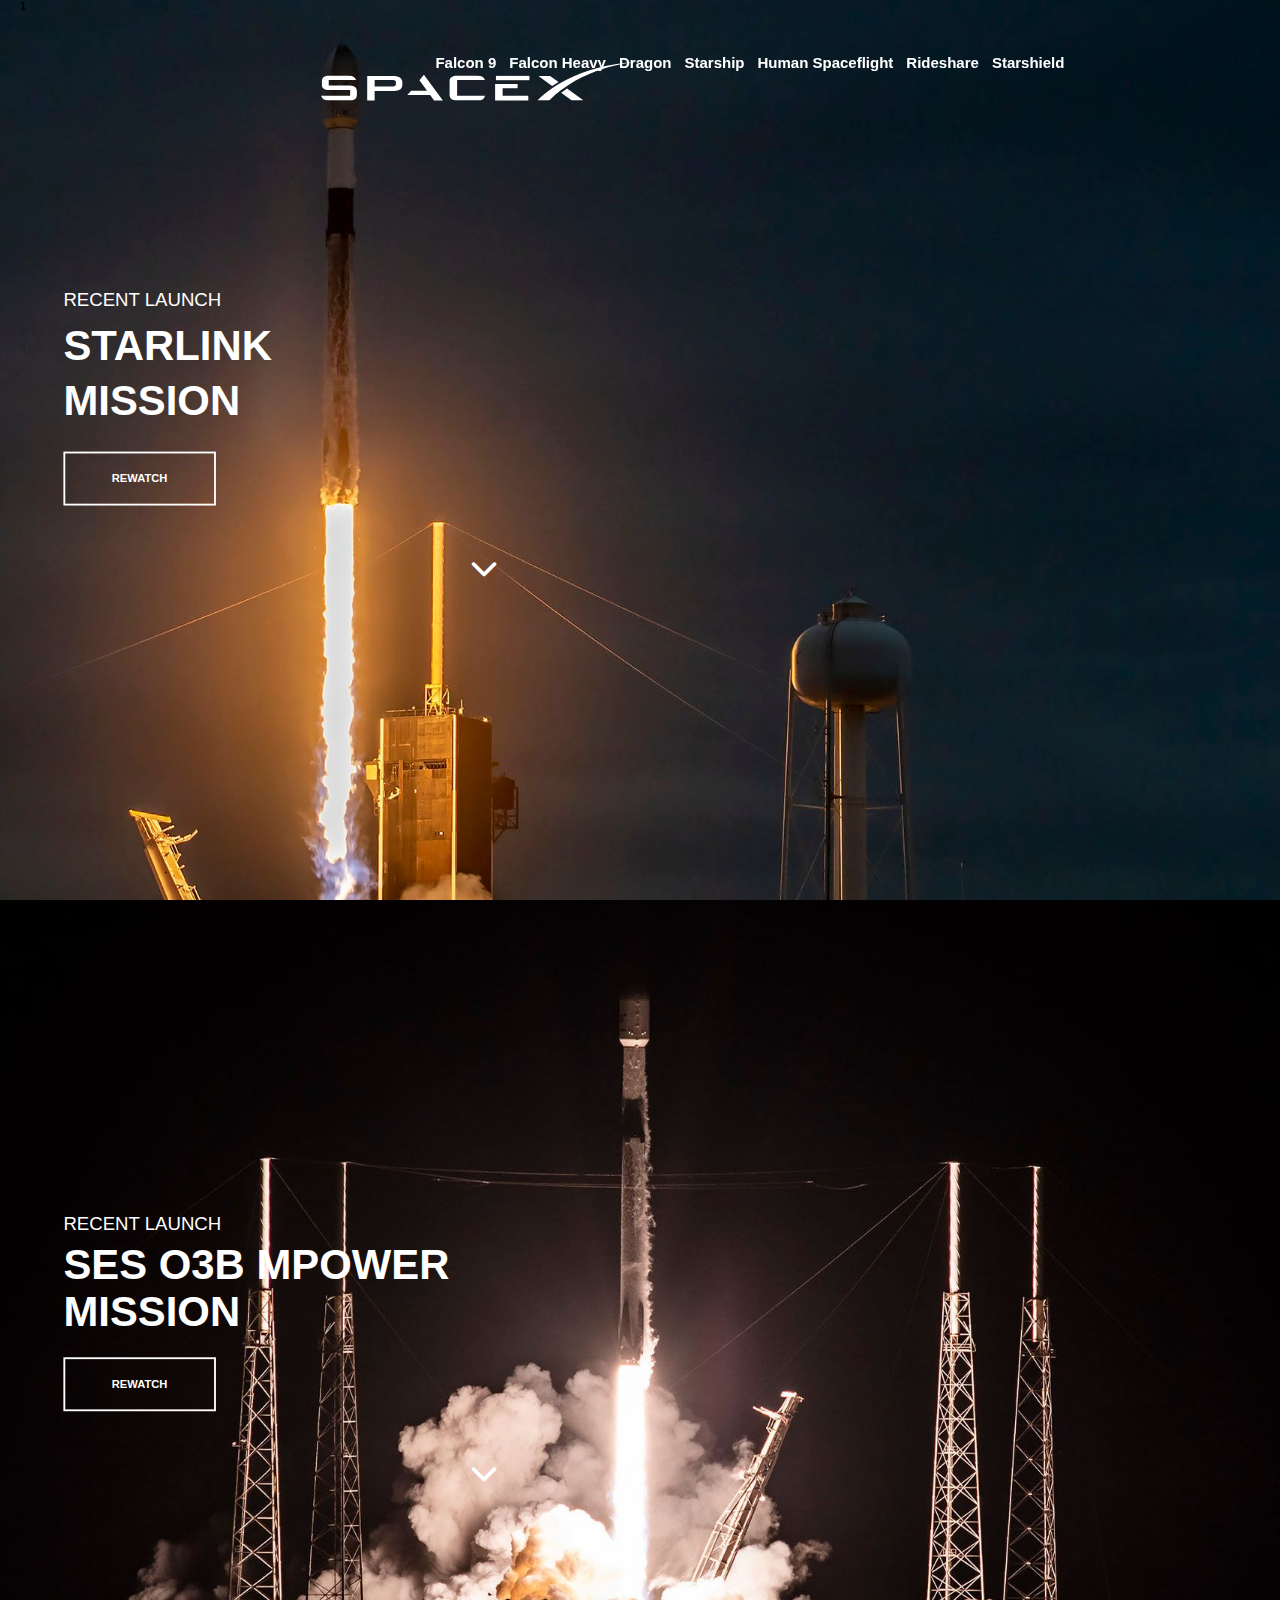
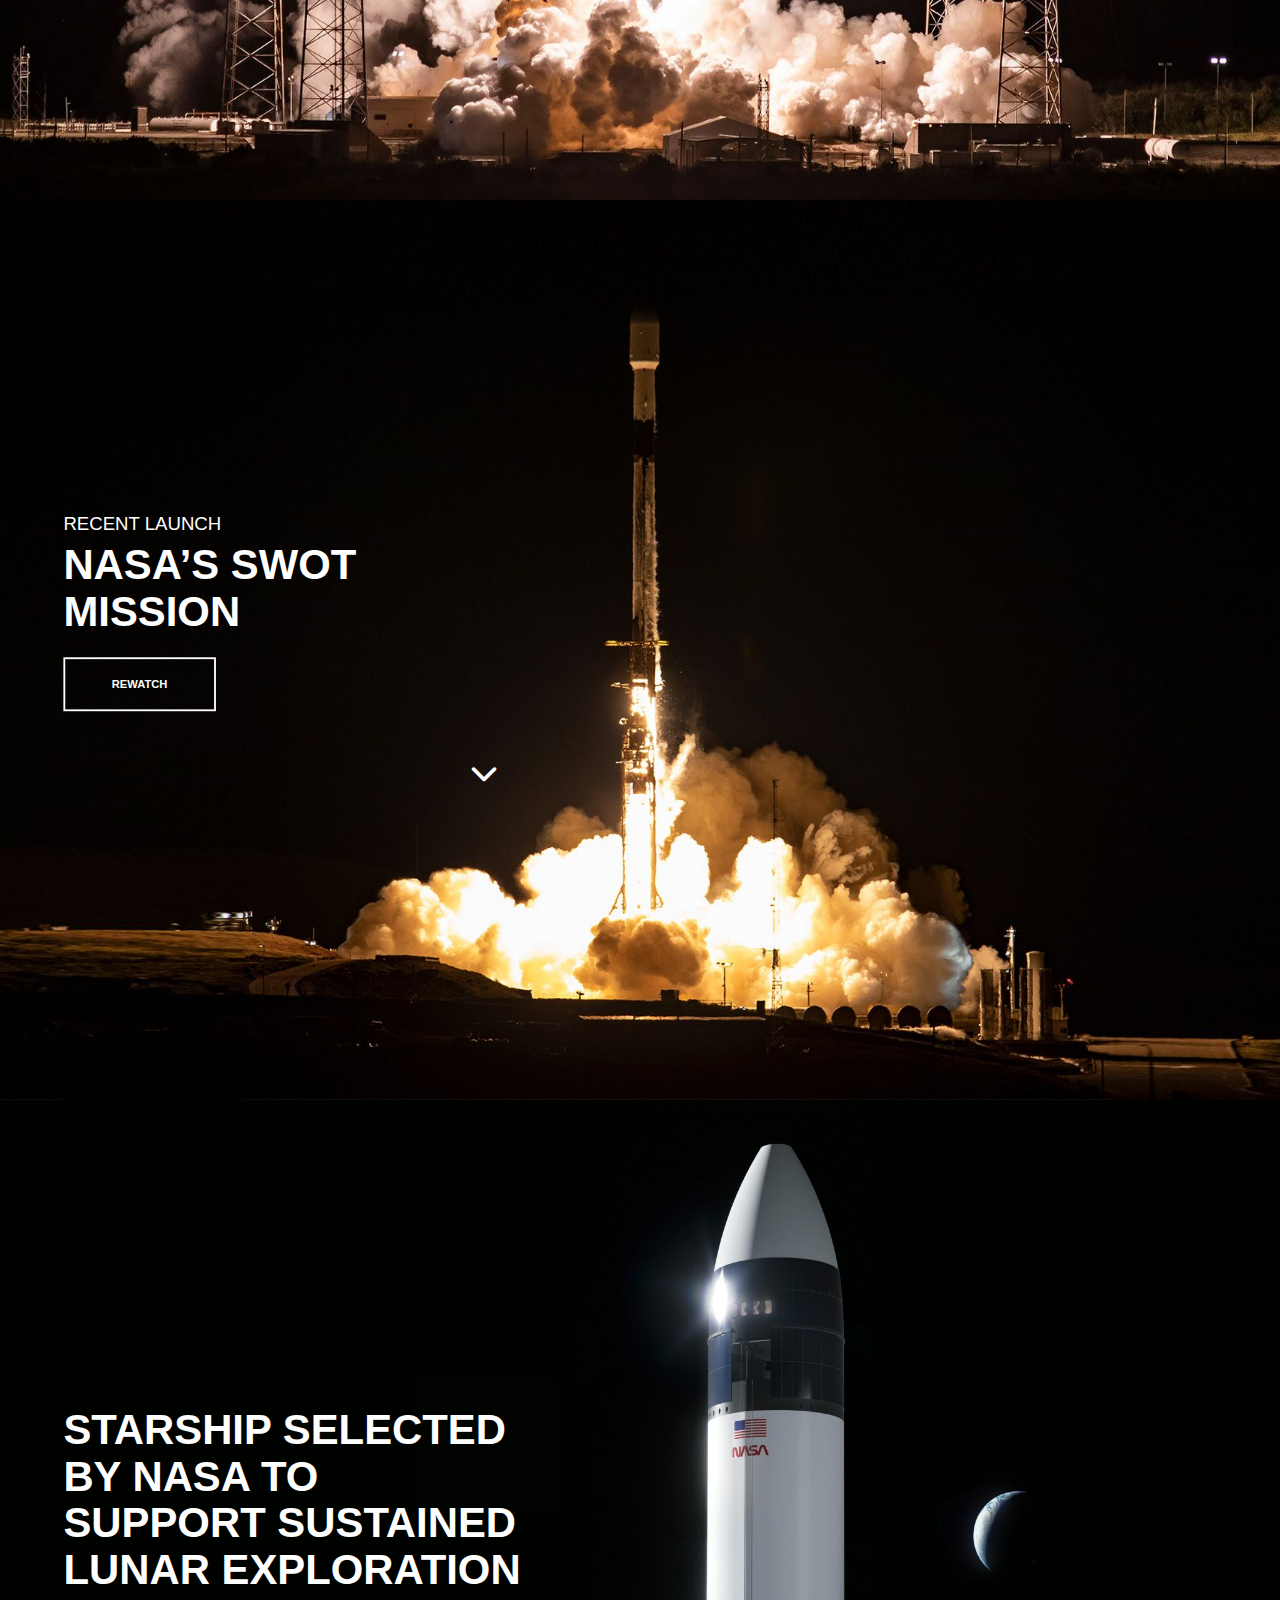
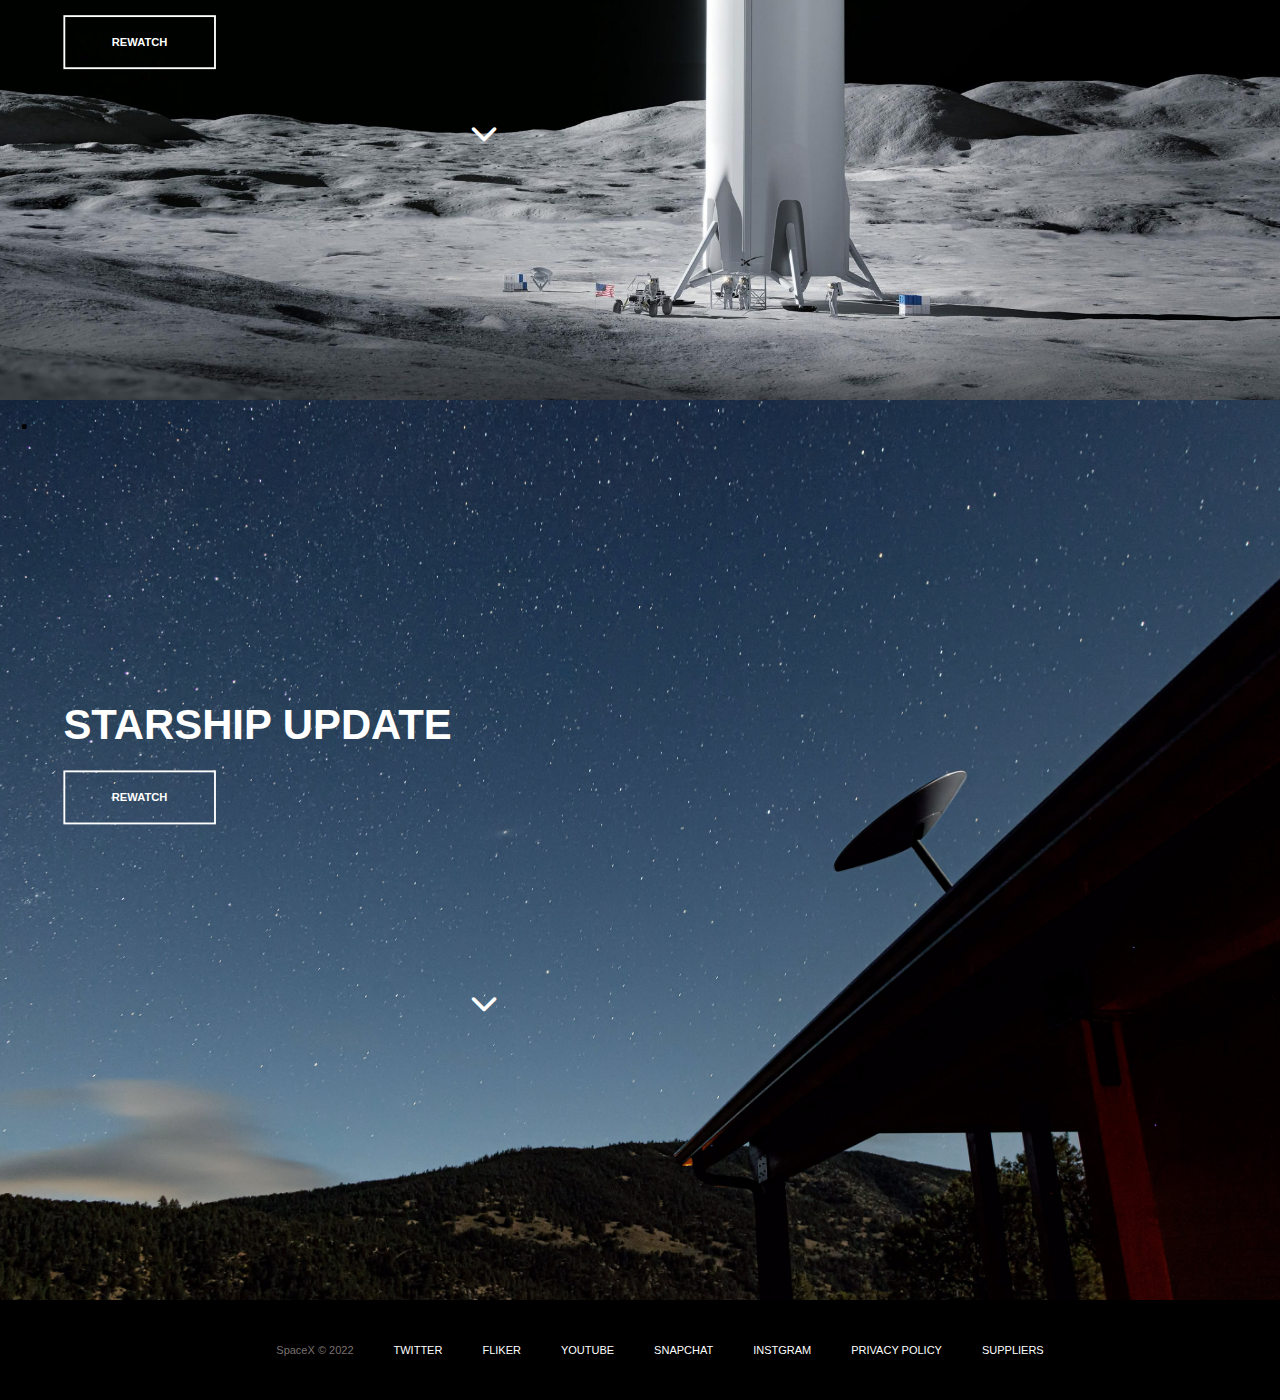
<file: index.html>
<!DOCTYPE html>
<html lang="en">

<head>
    <meta charset="UTF-8">
    <meta http-equiv="X-UA-Compatible" content="IE=edge">
    <meta name="viewport" content="width=device-width, initial-scale=1.0">
    <title>SpaceX</title>

    <!-- page icon -->
    <link rel="icon" type="image/png" href="images/icon.jpg">


    <!-- page style -->
    <link rel="stylesheet" href="style/index.css">
    <link rel="stylesheet" href="style/all.min.css">
</head>

<body>
    <div class="fixed">
    </div>

    <!-- container of main-page  -->
    <div class="container">
        <section class="main-page">
            <h6>1</h6>

            <!-- logo Space  X -->
            <div class="logo">
                <a href="/" id="logo" alt="SpaceX - go to homepage">
                    <svg version="1.1" x="0px" y="0px" viewBox="0 0 400 50">
                      <title>SpaceX Logo</title>
                      <g class="letter_s">
                        <path class="fill-white" d="M37.5,30.5H10.9v-6.6h34.3c-0.9-2.8-3.8-5.4-8.9-5.4H11.4c-5.7,0-9,2.1-9,6.7v4.9c0,4,3.4,6.3,8.4,6.3h26.9v7H1.5
                        c0.9,3.8,3.8,5.8,9,5.8h27.1c5.7,0,8.5-2.2,8.5-6.9v-4.9C46.1,33.1,42.8,30.8,37.5,30.5z"></path>
                      </g>
                      <g class="letter_p">
                        <path class="fill-white" d="M91.8,18.6H59v30.7h9.3V37.5h24.2c6.7,0,10.4-2.3,10.4-7.7v-3.4C102.8,21.4,98.6,18.6,91.8,18.6z M94.8,28.4
                        c0,2.2-0.4,3.4-4,3.4H68.3l0.1-8h22c4,0,4.5,1.2,4.5,3.3V28.4z"></path>
                      </g>
                      <g class="letter_a">
                        <polygon class="fill-white" points="129.9,17.3 124.3,24.2 133.8,37.3 114,37.3 109.1,42.5 137.7,42.5 142.6,49.3 153.6,49.3 	"></polygon>
                      </g>
                      <g class="letter_c">
                        <path class="fill-white" d="M171.4,23.9h34.8c-0.9-3.6-4.4-5.4-9.4-5.4h-26c-4.5,0-8.8,1.8-8.8,6.7v17.2c0,4.9,4.3,6.7,8.8,6.7h26.3
                        c6,0,8.1-1.7,9.1-5.8h-34.8V23.9z"></path>
                      </g>
                      <g class="letter_e">
                        <polygon class="fill-white" points="228.3,43.5 228.3,34.1 247,34.1 247,28.9 218.9,28.9 218.9,49.3 260.4,49.3 260.4,43.5 	"></polygon>
                        <rect class="fill-white" x="219.9" y="18.6" width="41.9" height="5.4"></rect>
                      </g>
                      <g class="letter_x">
                        <path class="fill-white" d="M287.6,18.6H273l17.2,12.6c2.5-1.7,5.4-3.5,8-5L287.6,18.6z"></path>
                        <path class="fill-white" d="M308.8,34.3c-2.5,1.7-5,3.6-7.4,5.4l13,9.5h14.7L308.8,34.3z"></path>
                      </g>
                      <g class="letter_swoosh">
                        <path class="fill-white" d="M399,0.7c-80,4.6-117,38.8-125.3,46.9l-1.7,1.6h14.8C326.8,9.1,384.3,2,399,0.7L399,0.7z"></path>
                      </g>
                    </svg>
                </a>
            </div>


            <!-- nav bar  -->
            <div class="nav-bar">

                <ul class="nav-links">
                    <li class="nav-item"><a href="http://127.0.0.1:5500/pages/falcon9.html">Falcon 9</a></li>
                    <li class="nav-item"><a href="">Falcon Heavy</a></li>
                    <li class="nav-item"><a href="">Dragon</a></li>
                    <li class="nav-item"><a href="">Starship</a></li>
                    <li class="nav-item"><a href="">Human Spaceflight</a></li>
                    <li class="nav-item"><a href="">Rideshare</a></li>
                    <li class="nav-item"><a href="">Starshield</a></li>

                </ul>

            </div>

            <!-- detail  -->
            <div class="detail1 det">
                <h4>
                    RECENT LAUNCH
                </h4>
                <h1>STARLINK MISSION</h1>
                <button>REWATCH</button>
            </div>
            <i class="fa-sharp fa-solid fa-chevron-down drop-down1"></i>
        </section>
    </div>


    <!-- page 2  -->
    <div class="container c2">
        <h1>.</h1>
        <div class="detail1 det">
            <h4>
                RECENT LAUNCH
            </h4>
            <h1 style="width: 500px;line-height: 50PX;">SES O3B MPOWER MISSION</h1>
            <button>REWATCH</button>
        </div>
        <i class="fa-sharp fa-solid fa-chevron-down drop-down1"></i>
    </div>

    <!-- page 3  -->
    <div class="container c3">
        <h1>.</h1>
        <div class="detail1 det">
            <h4>
                RECENT LAUNCH
            </h4>
            <h1 style="width: 500px;line-height: 50PX;">NASA’S SWOT MISSION</h1>
            <button>REWATCH</button>
        </div>
        <i class="fa-sharp fa-solid fa-chevron-down drop-down1"></i>
    </div>

    <!-- page 4  -->
    <div class="container c4">
        <h1>.</h1>
        <div class="detail1 det">

            <h1 style="width: 500px;line-height: 50PX;">STARSHIP SELECTED BY NASA TO SUPPORT SUSTAINED LUNAR EXPLORATION</h1>

            <button>REWATCH</button>
        </div>
        <i class="fa-sharp fa-solid fa-chevron-down drop-down1"></i>
    </div>

    <!-- page 5  -->
    <div class="container c5">
        <h1>.</h1>
        <div class="detail1 det">

            <h1 style="width: 500px;line-height: 50PX;">STARSHIP UPDATE</h1>

            <button>REWATCH</button>
        </div>
        <i class="fa-sharp fa-solid fa-chevron-down drop-down1" style="margin-top: 160px;"></i>

    </div>


    <footer>
        <ul>
            <li><span>SpaceX &copy; 2022</span></li>
            <li>TWITTER</li>
            <li>FLIKER</li>
            <li>YOUTUBE</li>
            <li>SNAPCHAT</li>
            <li>INSTGRAM</li>
            <li>PRIVACY POLICY</li>
            <li>SUPPLIERS</li>
        </ul>
    </footer>

    <script src="js/main.js"></script>
</body>

</html>
</file>
<file: style/index.css>
* {
    padding: 0;
    margin: 0;
    box-sizing: border-box;
    font-family: Arial, Helvetica, sans-serif;
    scroll-behavior: smooth;
}

.fixed {
    position: fixed;
    top: 0px;
    width: 100%;
    height: 90px;
    background: rgb(12, 8, 8);
    left: 0px;
    display: none;
    z-index: 12;
}

.container {
    background: url('/images/main1.jpg');
    height: 100vh;
    background-size: cover;
    background-repeat: no-repeat;
    background-position: center center;
    -webkit-background-size: cover;
    -moz-background-size: cover;
    -o-background-size: cover;
    padding: 0 20px;
}


/* page 1  */


/* .main-page {
    display: grid;
    grid-template-columns: 40% auto;
} */

svg {
    /*width: 900px;
    */
    transform: scale(0.2);
    -webkit-transform: scale(0.2);
    -moz-transform: scale(0.2);
    -ms-transform: scale(0.2);
    -o-transform: scale(0.2);
    fill: white;
    position: fixed;
    top: -19px;
    left: -320px;
    z-index: 4000;
}

.nav-links {
    display: flex;
    list-style-type: none;
    /* padding-top: 40px; */
    /* padding-left: 220px; */
    /* margin-left: 320px; */
    position: fixed;
    left: 33%;
    top: 6%;
    z-index: 5000;
}

.nav-links li {
    padding-left: 13px;
}

.nav-links li a {
    font-size: 15px;
    text-decoration: none;
    color: white;
    font-weight: 700;
    /* padding-left: px; */
    position: relative;
}

.nav-links li a::after {
    content: '';
    position: absolute;
    bottom: -3px;
    left: 0;
    height: 1px;
    background: white;
    width: 0;
    transition: .15s all ease;
    -webkit-transition: .15s all ease;
    -moz-transition: .15s all ease;
    -ms-transition: .15s all ease;
    -o-transition: .15s all ease;
}

.nav-links li a:hover::after {
    width: 100%;
}

.detail1 {
    margin-top: 260px;
    transform: scale(0.93);
    -webkit-transform: scale(0.93);
    -moz-transform: scale(0.93);
    -ms-transform: scale(0.93);
    -o-transform: scale(0.93);
}

.detail1 h4 {
    width: 200px;
    color: white;
    font-size: 20px;
    font-weight: 100;
    line-height: 40px;
}

.detail1 h1 {
    width: 140px;
    font-size: 45px;
    color: white;
    line-height: 60px;
}

.detail1 button {
    margin-top: 24px;
    cursor: pointer;
    padding: 20px 50px;
    text-align: center;
    color: white;
    font-weight: 900;
    font-size: 12px;
    background-color: transparent;
    border: 2px solid white;
    position: relative;
    z-index: 9999 !important;
}

.detail1 button::after {
    content: '';
    position: absolute;
    /* bottom: -3px; */
    left: 0;
    right: 0;
    bottom: 0;
    height: 0px;
    background: #fff;
    transition: .15s all ease;
    -webkit-transition: .15s all ease;
    -moz-transition: .15s all ease;
    -ms-transition: .15s all ease;
    -o-transition: .15s all ease;
    z-index: -1;
}

.detail1 button:hover::after {
    color: black;
    height: 100%;
}

.drop-down1 {
    display: block;
    text-align: center;
    /*position: fixed;
    */
    margin-left: 450px;
    margin-top: 40px;
    font-size: 28px;
    color: #fff;
    animation: drop-down infinite 2s linear;
    -webkit-animation: drop-down infinite 2s linear;
}

@keyframes drop-down {
    0% {
        transform: translateY(-30PX);
        -webkit-transform: translateY(-30PX);
        -moz-transform: translateY(-30PX);
        -ms-transform: translateY(-30PX);
        -o-transform: translateY(-30PX);
    }
    100% {
        transform: translateY(0PX);
        -webkit-transform: translateY(0PX);
        -moz-transform: translateY(0PX);
        -ms-transform: translateY(0PX);
        -o-transform: translateY(0PX);
        opacity: 0;
    }
}


/* page 2 */

.c2 {
    background: url('/images/page2.jpg');
    background-size: cover;
    background-repeat: no-repeat;
    background-position: center center;
    -webkit-background-size: cover;
    -moz-background-size: cover;
    -o-background-size: cover;
    position: relative;
}


/* page 3 */

.c3 {
    background: url('/images/PAG3.png');
    background-size: cover;
    background-repeat: no-repeat;
    background-position: center center;
    -webkit-background-size: cover;
    -moz-background-size: cover;
    -o-background-size: cover;
    position: relative;
}


/* page 4 */

.c4 {
    background: url('/images/page4.jpg');
    background-size: cover;
    background-repeat: no-repeat;
    background-position: center center;
    -webkit-background-size: cover;
    -moz-background-size: cover;
    -o-background-size: cover;
    position: relative;
}


/* page 5 */

.c5 {
    background: url('/images/top.jpg');
    background-size: cover;
    background-repeat: no-repeat;
    background-position: center center;
    -webkit-background-size: cover;
    -moz-background-size: cover;
    -o-background-size: cover;
    position: relative;
}

footer {
    height: 100px;
    background: black;
    display: flex;
    justify-content: center;
    align-items: center;
    color: white;
}

footer ul {
    display: flex;
}

footer ul li {
    list-style-type: none;
    padding-left: 40px;
    font-size: 11px;
    cursor: pointer;
}

footer ul li span {
    color: rgb(122, 113, 113);
    cursor: text;
}


/* .det {
    margin-top: 390px;
    opacity: 0.4;
}

.active {
    margin-top: 2600px;
    opacity: 1;
} */
</file>
